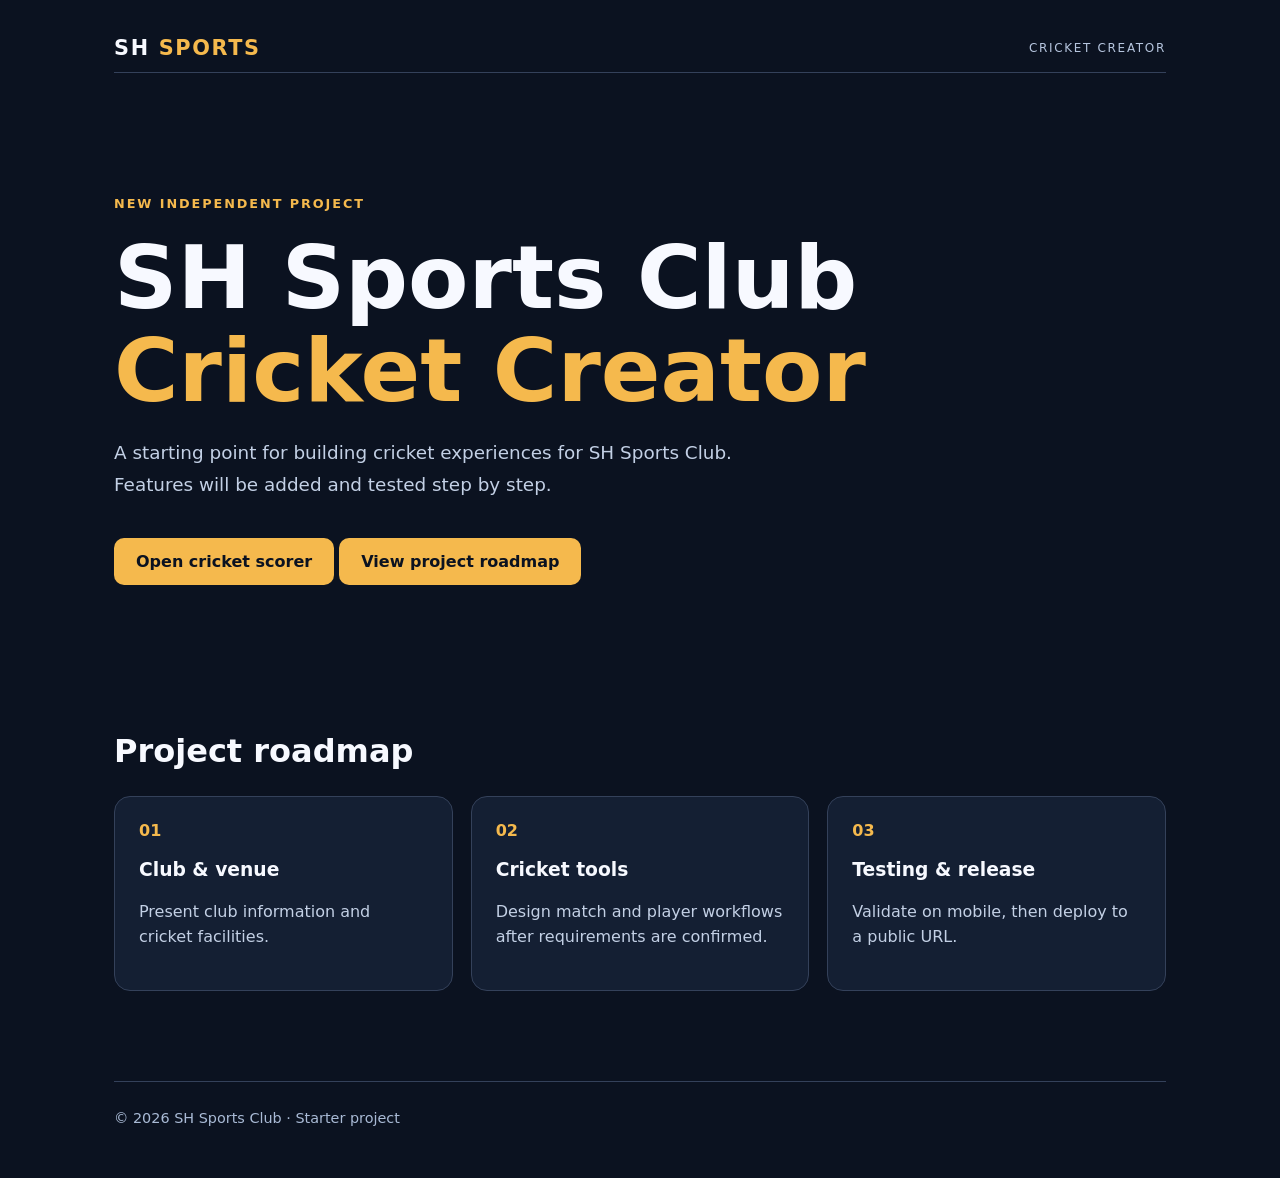
<file: index.html>
<!doctype html>
<html lang="en">
<head>
  <meta charset="utf-8">
  <meta name="viewport" content="width=device-width,initial-scale=1">
  <meta name="theme-color" content="#101a2d">
  <title>SH Sports Club Cricket Creator</title>
  <link rel="stylesheet" href="styles.css">
</head>
<body>
  <main class="container">
    <header class="header"><div class="brand">SH <span>SPORTS</span></div><span class="tag">CRICKET CREATOR</span></header>
    <section class="hero">
      <p class="eyebrow">NEW INDEPENDENT PROJECT</p>
      <h1>SH Sports Club<br><em>Cricket Creator</em></h1>
      <p class="intro">A starting point for building cricket experiences for SH Sports Club. Features will be added and tested step by step.</p>
      <a class="action" href="scorer.html">Open cricket scorer</a> <a class="action" href="#roadmap">View project roadmap</a>
    </section>
    <section id="roadmap" class="section">
      <h2>Project roadmap</h2>
      <div class="cards">
        <article><strong>01</strong><h3>Club & venue</h3><p>Present club information and cricket facilities.</p></article>
        <article><strong>02</strong><h3>Cricket tools</h3><p>Design match and player workflows after requirements are confirmed.</p></article>
        <article><strong>03</strong><h3>Testing & release</h3><p>Validate on mobile, then deploy to a public URL.</p></article>
      </div>
    </section>
    <footer>© <span id="year"></span> SH Sports Club · Starter project</footer>
  </main>
  <script src="script.js"></script>
</body>
</html>
</file>
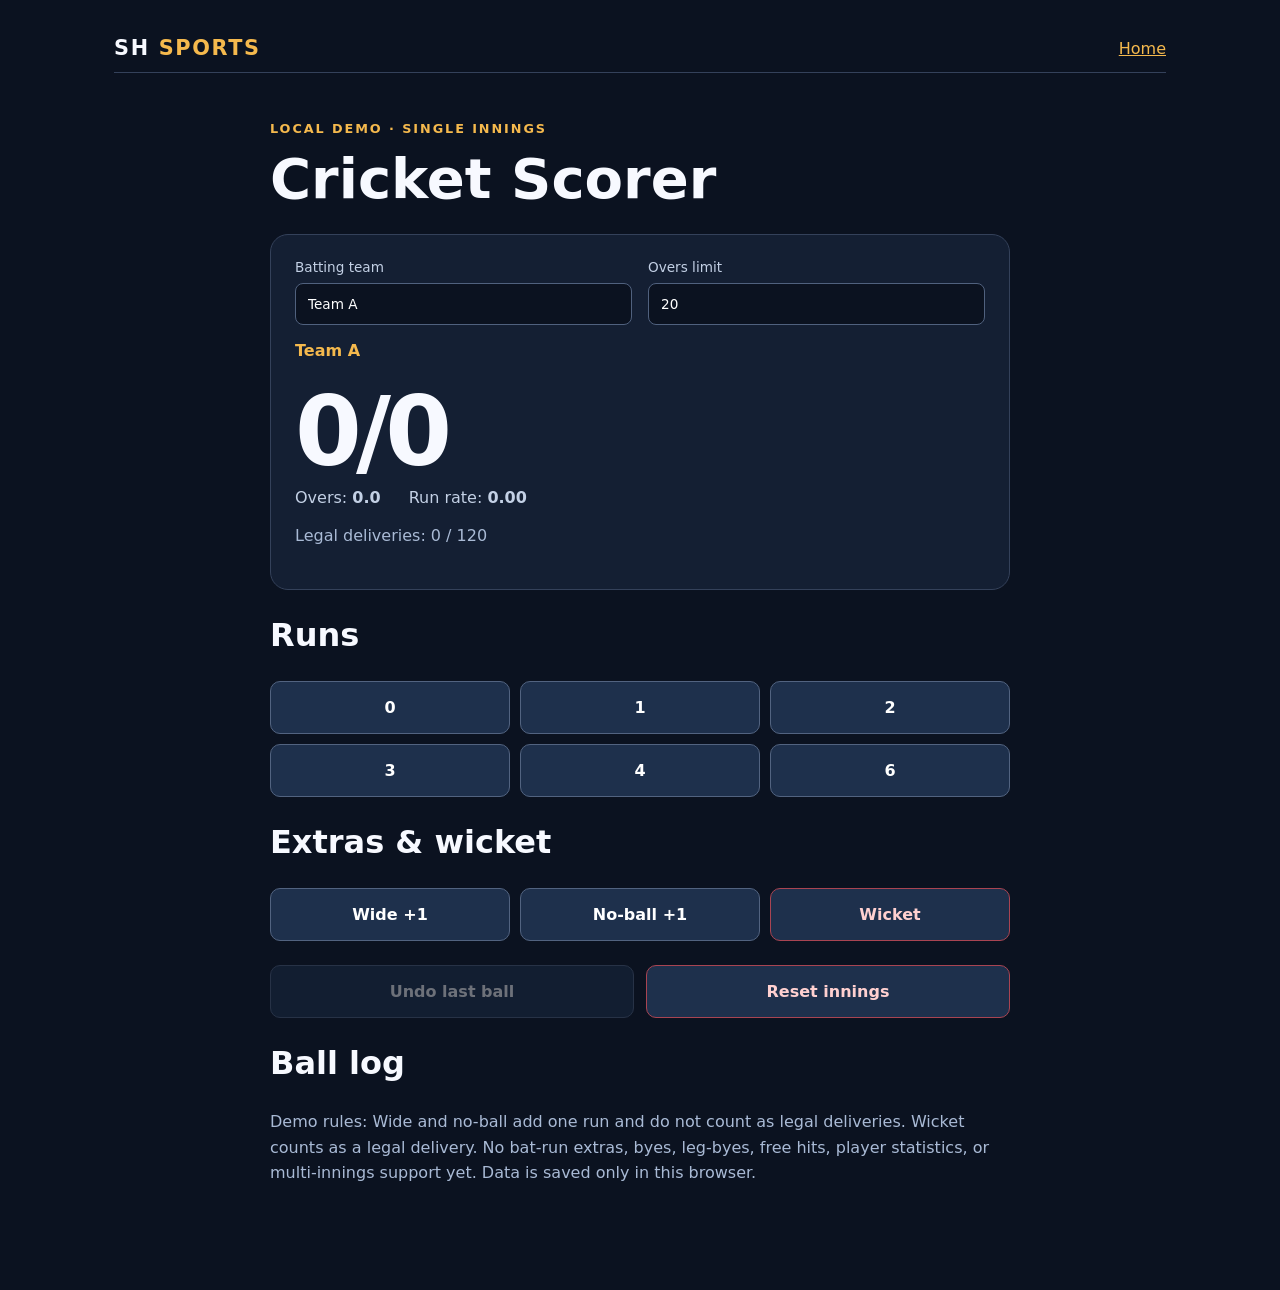
<file: scorer.html>
<!doctype html>
<html lang="en"><head><meta charset="utf-8"><meta name="viewport" content="width=device-width,initial-scale=1"><meta name="theme-color" content="#101a2d"><title>Cricket Scorer | SH Sports</title><link rel="stylesheet" href="styles.css"><link rel="stylesheet" href="scorer.css"></head>
<body><main class="container"><header class="header"><div class="brand">SH <span>SPORTS</span></div><a href="index.html" class="back">Home</a></header>
<section class="score-wrap"><p class="eyebrow">LOCAL DEMO · SINGLE INNINGS</p><h1 class="score-title">Cricket Scorer</h1><div class="score-card"><div class="setup"><label>Batting team <input id="team" maxlength="40" placeholder="Team A"></label><label>Overs limit <input id="limit" type="number" min="1" max="50" value="20"></label></div><p id="status" role="status">Ready</p><div class="score" id="score">0/0</div><div class="details"><span>Overs: <b id="overs">0.0</b></span><span>Run rate: <b id="rr">0.00</b></span></div><p id="innings" class="notice"></p></div>
<h2>Runs</h2><div class="button-grid" id="runs"><button data-runs="0">0</button><button data-runs="1">1</button><button data-runs="2">2</button><button data-runs="3">3</button><button data-runs="4">4</button><button data-runs="6">6</button></div>
<h2>Extras & wicket</h2><div class="button-grid"><button id="wide">Wide +1</button><button id="noball">No-ball +1</button><button id="wicket" class="danger">Wicket</button></div>
<div class="toolbar"><button id="undo">Undo last ball</button><button id="reset" class="danger">Reset innings</button></div><h2>Ball log</h2><ol id="log" class="log"></ol><p class="notice">Demo rules: Wide and no-ball add one run and do not count as legal deliveries. Wicket counts as a legal delivery. No bat-run extras, byes, leg-byes, free hits, player statistics, or multi-innings support yet. Data is saved only in this browser.</p>
</section></main><script src="scorer.js"></script></body></html>
</file>
<file: styles.css>
:root{color-scheme:dark;font-family:system-ui,-apple-system,Segoe UI,sans-serif;background:#0b1220;color:#f7f9ff}*{box-sizing:border-box}html{scroll-behavior:smooth}body{margin:0}.container{max-width:1100px;margin:auto;padding:24px}.header{display:flex;justify-content:space-between;align-items:center;gap:16px;padding:12px 0;border-bottom:1px solid #34415a}.brand{font-size:1.3rem;font-weight:900;letter-spacing:.08em}.brand span{color:#f5b94d}.tag{font-size:.75rem;letter-spacing:.14em;color:#b6c5de}.hero{padding:110px 0 90px}.eyebrow{color:#f5b94d;font-weight:700;letter-spacing:.15em;font-size:.8rem}h1{font-size:clamp(2.5rem,7vw,5.5rem);line-height:1.06;margin:20px 0}h1 em{color:#f5b94d;font-style:normal}.intro{max-width:620px;color:#c3d0e5;font-size:1.15rem;line-height:1.7}.action{display:inline-block;background:#f5b94d;color:#0b1220;text-decoration:none;font-weight:800;padding:14px 22px;border-radius:10px;margin-top:20px}.section{padding:30px 0 90px}h2{font-size:2rem}.cards{display:grid;grid-template-columns:repeat(3,minmax(0,1fr));gap:18px}article{padding:24px;border:1px solid #34415a;border-radius:16px;background:#141f33}article strong{color:#f5b94d}article p{color:#c3d0e5;line-height:1.6}footer{border-top:1px solid #34415a;padding:28px 0;color:#a9bad5;font-size:.9rem}@media(max-width:700px){.container{padding:18px}.hero{padding:70px 0}.cards{grid-template-columns:1fr}.tag{font-size:.6rem}}
</file>
<file: scorer.css>
.score-wrap{max-width:740px;margin:48px auto 80px}.score-title{font-size:clamp(2.2rem,7vw,3.5rem);margin:8px 0 26px}.score-card{border:1px solid #34415a;background:#141f33;border-radius:18px;padding:24px}.setup{display:flex;gap:16px;flex-wrap:wrap}.setup label{flex:1;min-width:140px;color:#c3d0e5;font-size:.85rem}.setup input{display:block;width:100%;margin-top:8px;background:#0b1220;border:1px solid #50617e;border-radius:8px;padding:12px;color:#fff;font:inherit}.score{font-size:clamp(4rem,16vw,6rem);font-weight:900;letter-spacing:-.06em}.details{display:flex;gap:28px;color:#c3d0e5}.button-grid{display:grid;grid-template-columns:repeat(3,1fr);gap:10px}button{font:inherit;cursor:pointer;border:1px solid #526380;border-radius:10px;background:#1e304c;color:white;font-weight:700;padding:16px 8px}button:disabled{opacity:.4;cursor:not-allowed}.danger{border-color:#a94452;color:#ffd0d0}.toolbar{display:flex;gap:12px;margin-top:24px}.toolbar button{flex:1}.log{padding-left:26px;color:#d4e0f3}.log li{padding:6px}.notice{color:#a9bad5;line-height:1.6}.back{color:#f5b94d}#status{color:#f5b94d;font-weight:700}@media(max-width:450px){.score-card{padding:16px}.toolbar{flex-direction:column}}
</file>
